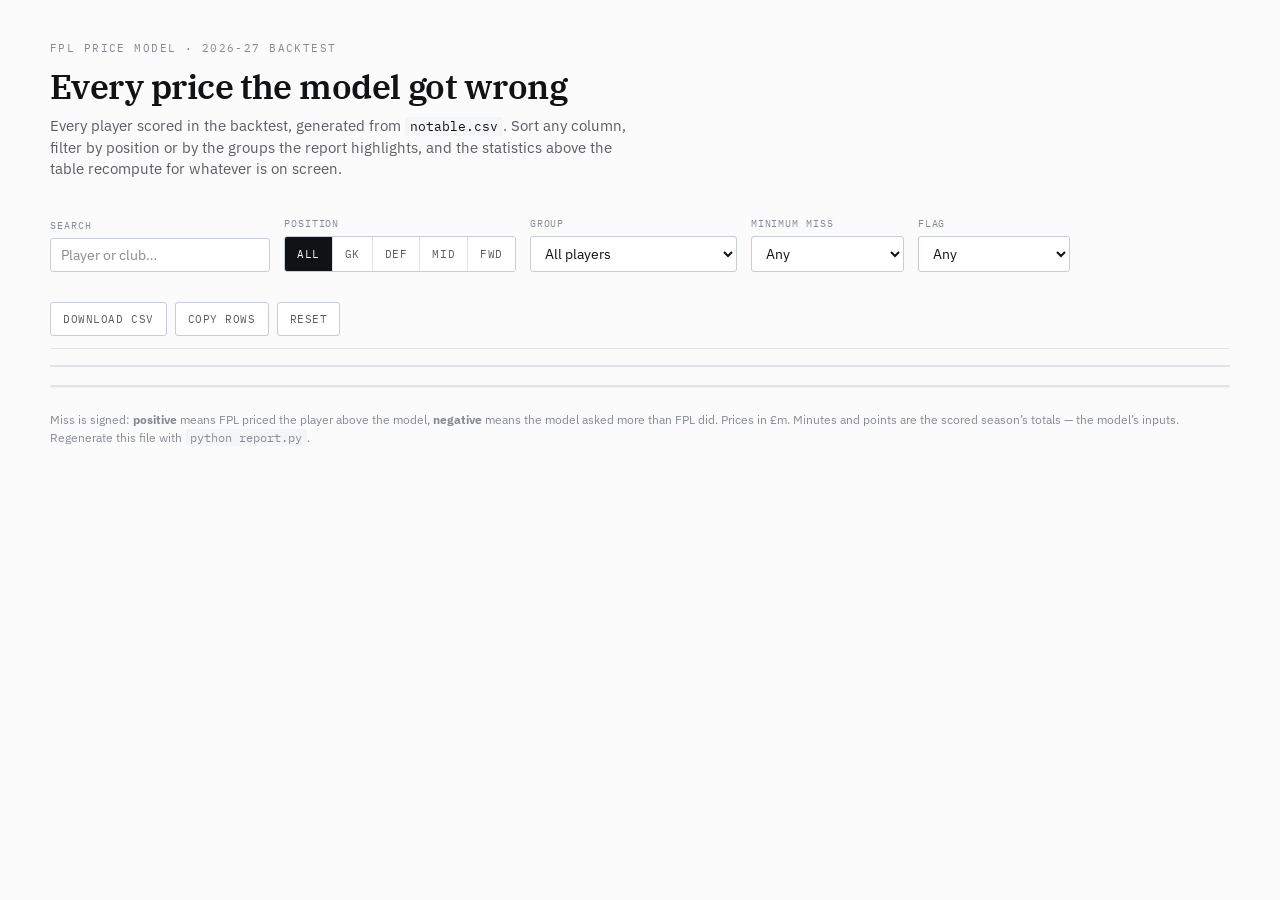
<file: templates/price_table.html>
<!doctype html>
<html lang="en">
<head>
<meta charset="utf-8">
<meta name="viewport" content="width=device-width, initial-scale=1">
<title>FPL Price Miss Explorer</title>
<link rel="preconnect" href="https://fonts.googleapis.com">
<link rel="preconnect" href="https://fonts.gstatic.com" crossorigin>
<link rel="stylesheet" href="https://fonts.googleapis.com/css2?family=IBM+Plex+Mono:wght@400;500;600&family=IBM+Plex+Sans:wght@400;500;600&family=IBM+Plex+Serif:wght@600&display=swap">
<style>
:root {
  color-scheme: light;
  --ground:        #fbfbfc;
  --surface:       #ffffff;
  --surface-sunk:  #f4f5f7;
  --surface-hi:    #eef1f6;
  --line:          #e0e2e7;
  --line-strong:   #c8ccd4;
  --ink:           #111214;
  --ink-2:         #5a5d63;
  --ink-3:         #868b93;
  --accent:        #2a78d6;
  --second:        #eb6834;
  --warm:          #e34948;
  --cool:          #2a78d6;
  --warm-wash:     #fbe9e9;
  --cool-wash:     #e4eefb;
  --shadow:        0 1px 2px rgba(17,18,20,.05), 0 8px 24px -18px rgba(17,18,20,.3);
}
@media (prefers-color-scheme: dark) {
  :root:not([data-theme="light"]) {
    color-scheme: dark;
    --ground:       #17181a;
    --surface:      #1e1f22;
    --surface-sunk: #232529;
    --surface-hi:   #2a2d33;
    --line:         #2e3034;
    --line-strong:  #43464c;
    --ink:          #f2f3f5;
    --ink-2:        #a8acb4;
    --ink-3:        #7d828b;
    --accent:       #3987e5;
    --second:       #d95926;
    --warm:         #e66767;
    --cool:         #3987e5;
    --warm-wash:    #3a2224;
    --cool-wash:    #16263c;
    --shadow:       0 1px 2px rgba(0,0,0,.4), 0 8px 24px -18px rgba(0,0,0,.85);
  }
}
:root[data-theme="dark"] {
  color-scheme: dark;
  --ground:       #17181a;
  --surface:      #1e1f22;
  --surface-sunk: #232529;
  --surface-hi:   #2a2d33;
  --line:         #2e3034;
  --line-strong:  #43464c;
  --ink:          #f2f3f5;
  --ink-2:        #a8acb4;
  --ink-3:        #7d828b;
  --accent:       #3987e5;
  --second:       #d95926;
  --warm:         #e66767;
  --cool:         #3987e5;
  --warm-wash:    #3a2224;
  --cool-wash:    #16263c;
  --shadow:       0 1px 2px rgba(0,0,0,.4), 0 8px 24px -18px rgba(0,0,0,.85);
}

* { box-sizing: border-box; }
img { max-width: 100%; }
[hidden] { display: none !important; }

body {
  background: var(--ground);
  color: var(--ink);
  font-family: "IBM Plex Sans", system-ui, -apple-system, "Segoe UI", sans-serif;
  font-size: 14px;
  line-height: 1.5;
  margin: 0;
  padding-inline: 20px;
  padding-block: 0 56px;
  -webkit-font-smoothing: antialiased;
}
.wrap { max-width: 1180px; margin: 0 auto; }

/* ---------- header ---------- */
header { padding-block: 40px 22px; }
.kicker {
  font-family: "IBM Plex Mono", ui-monospace, monospace;
  font-size: 11px; letter-spacing: .13em; text-transform: uppercase;
  color: var(--ink-3); margin: 0 0 11px;
}
h1 {
  font-family: "IBM Plex Serif", Georgia, serif; font-weight: 600;
  font-size: clamp(25px, 4vw, 34px); line-height: 1.1; letter-spacing: -.016em;
  margin: 0 0 10px; text-wrap: balance;
}
.lede { color: var(--ink-2); max-width: 66ch; margin: 0; font-size: 14.5px; }
.lede code {
  font-family: "IBM Plex Mono", ui-monospace, monospace; font-size: .88em;
  background: var(--surface-sunk); padding: 1px 5px; border-radius: 2px; color: var(--ink);
}

/* ---------- controls ---------- */
.toolbar {
  position: sticky; top: 0; z-index: 20; background: var(--ground);
  padding-block: 14px 12px; border-bottom: 1px solid var(--line);
}
.control-row { display: flex; flex-wrap: wrap; gap: 10px 14px; align-items: flex-end; }
.field { display: flex; flex-direction: column; gap: 5px; }
.field > label {
  font-family: "IBM Plex Mono", ui-monospace, monospace; font-size: 10px;
  letter-spacing: .09em; text-transform: uppercase; color: var(--ink-3);
}
input[type="search"], select {
  font-family: inherit; font-size: 13.5px; color: var(--ink);
  background: var(--surface); border: 1px solid var(--line-strong);
  border-radius: 3px; padding: 7px 10px; min-height: 34px;
}
input[type="search"] { width: 220px; }
input[type="search"]::placeholder { color: var(--ink-3); }
select { min-width: 150px; cursor: pointer; }
.seg { display: inline-flex; border: 1px solid var(--line-strong); border-radius: 3px; overflow: hidden; }
.seg button {
  font-family: "IBM Plex Mono", ui-monospace, monospace; font-size: 11px; letter-spacing: .05em;
  background: var(--surface); color: var(--ink-2); border: 0;
  border-right: 1px solid var(--line); padding: 0 12px; min-height: 34px;
  cursor: pointer; text-transform: uppercase;
}
.seg button:last-child { border-right: 0; }
.seg button:hover { background: var(--surface-sunk); color: var(--ink); }
.seg button[aria-pressed="true"] { background: var(--ink); color: var(--ground); }
.btn {
  font-family: "IBM Plex Mono", ui-monospace, monospace; font-size: 11px;
  letter-spacing: .05em; text-transform: uppercase; cursor: pointer;
  background: var(--surface); color: var(--ink-2); border: 1px solid var(--line-strong);
  border-radius: 3px; padding: 0 12px; min-height: 34px;
}
.btn:hover { background: var(--surface-sunk); color: var(--ink); }
.btn[disabled] { opacity: .45; cursor: default; }
button:focus-visible, input:focus-visible, select:focus-visible, th:focus-visible {
  outline: 2px solid var(--accent); outline-offset: 2px;
}
.spacer { flex: 1 1 auto; }
#copy-status {
  font-family: "IBM Plex Mono", ui-monospace, monospace; font-size: 11px;
  color: var(--ink-3); min-width: 1px;
}

/* ---------- summary ---------- */
.summary {
  display: grid; grid-template-columns: repeat(6, 1fr); gap: 1px;
  background: var(--line); border: 1px solid var(--line); margin-top: 16px;
}
.stat { background: var(--surface); padding: 11px 13px 10px; }
.stat-label {
  font-family: "IBM Plex Mono", ui-monospace, monospace; font-size: 9.5px;
  letter-spacing: .09em; text-transform: uppercase; color: var(--ink-3); margin: 0 0 6px;
}
.stat-value {
  font-family: "IBM Plex Mono", ui-monospace, monospace; font-size: 19px;
  font-weight: 500; line-height: 1; letter-spacing: -.02em; font-variant-numeric: tabular-nums;
}
.stat-value.warm { color: var(--warm); }
.stat-value.cool { color: var(--cool); }

/* ---------- table ---------- */
/* The wrapper is deliberately a scroll container on BOTH axes. Setting only
   overflow-x makes the browser compute overflow-y to auto anyway, and a
   sticky thead then pins to this element rather than the viewport — which
   leaves the header floating in the middle of the page. Owning the vertical
   scroll here instead means the header sticks to the top of this panel,
   which is what it should do. */
.table-wrap {
  margin-top: 18px; border: 1px solid var(--line); border-radius: 3px;
  background: var(--surface); box-shadow: var(--shadow);
  overflow: auto; max-height: min(74vh, 920px); overscroll-behavior: contain;
}
table { border-collapse: separate; border-spacing: 0; width: 100%; font-size: 13px;
  font-variant-numeric: tabular-nums; }
thead th {
  position: sticky; top: 0; z-index: 10; background: var(--surface-sunk);
  font-family: "IBM Plex Mono", ui-monospace, monospace; font-size: 10px;
  font-weight: 500; letter-spacing: .07em; text-transform: uppercase; color: var(--ink-3);
  text-align: right; white-space: nowrap; padding: 10px 11px;
  cursor: pointer; user-select: none;
  /* A sticky cell does not carry its own border reliably once it detaches,
     so the rule under the header is drawn as a shadow instead. */
  box-shadow: inset 0 -1px 0 var(--line-strong);
}
thead th:first-child, tbody td:first-child { text-align: left; }
thead th:last-child, tbody td:last-child { text-align: left; cursor: default; }
thead th:hover { color: var(--ink); background: var(--surface-hi); }
thead th .arrow { opacity: 0; margin-left: 4px; }
thead th[aria-sort] { color: var(--ink); }
thead th[aria-sort] .arrow { opacity: 1; }
tbody td { padding: 7px 11px; text-align: right; white-space: nowrap;
  border-bottom: 1px solid var(--line); font-family: "IBM Plex Mono", ui-monospace, monospace; }
tbody td:first-child { font-family: "IBM Plex Sans", sans-serif; font-weight: 500; }
tbody td.club, tbody td.flags { font-family: "IBM Plex Sans", sans-serif; }
tbody tr:hover td { background: var(--surface-sunk); }
tbody tr:last-child td { border-bottom: 0; }
.miss { font-weight: 600; padding-inline: 8px; border-radius: 2px; }
.miss.warm { color: var(--warm); background: var(--warm-wash); }
.miss.cool { color: var(--cool); background: var(--cool-wash); }
.miss.flat { color: var(--ink-3); }
.pos {
  font-size: 10.5px; letter-spacing: .06em; color: var(--ink-2);
  border: 1px solid var(--line-strong); border-radius: 2px; padding: 1px 5px;
}
.pill {
  display: inline-block; font-family: "IBM Plex Mono", ui-monospace, monospace;
  font-size: 9.5px; letter-spacing: .05em; text-transform: uppercase;
  padding: 1.5px 5px; border-radius: 2px; border: 1px solid var(--line-strong);
  color: var(--ink-2); background: var(--surface-sunk); margin-right: 3px;
}
.pill.alert { border-color: var(--warm); color: var(--warm); background: transparent; }
.dim { color: var(--ink-3); }
.empty { padding: 46px 20px; text-align: center; color: var(--ink-3); }
.empty strong { display: block; color: var(--ink-2); margin-bottom: 5px; font-size: 15px; }
.sr-only { position: absolute; width: 1px; height: 1px; overflow: hidden; clip: rect(0 0 0 0); }

footer { margin-top: 24px; font-size: 12px; color: var(--ink-3); }
footer code { font-family: "IBM Plex Mono", ui-monospace, monospace;
  background: var(--surface-sunk); padding: 1px 5px; border-radius: 2px; }

@media (max-width: 900px) {
  .summary { grid-template-columns: repeat(3, 1fr); }
  /* The toolbar wraps to several rows at this width and would eat most of a
     short viewport, so it scrolls away and the table panel takes the height. */
  .toolbar { position: static; }
  .table-wrap { max-height: min(78vh, 920px); }
}
@media (max-width: 520px) {
  .summary { grid-template-columns: repeat(2, 1fr); }
  input[type="search"] { width: 100%; }
  .field { flex: 1 1 100%; }
}
@media (prefers-reduced-motion: reduce) { * { transition: none !important; } }
</style>
</head>
<body>

<div class="wrap">

<header>
  <p class="kicker">FPL price model &middot; <span id="season-label">2026-27</span> backtest</p>
  <h1>Every price the model got wrong</h1>
  <p class="lede">
    Every player scored in the backtest, generated from <code id="source-label">notable.csv</code>.
    Sort any column, filter by position or by the groups the report highlights, and the statistics
    above the table recompute for whatever is on screen.
  </p>
</header>

<div class="toolbar">
  <div class="control-row">
    <div class="field">
      <label for="q">Search</label>
      <input type="search" id="q" placeholder="Player or club&hellip;" autocomplete="off">
    </div>
    <div class="field">
      <label id="pos-label">Position</label>
      <div class="seg" role="group" aria-labelledby="pos-label" id="pos">
        <button type="button" data-v="ALL" aria-pressed="true">All</button>
        <button type="button" data-v="GK" aria-pressed="false">GK</button>
        <button type="button" data-v="DEF" aria-pressed="false">DEF</button>
        <button type="button" data-v="MID" aria-pressed="false">MID</button>
        <button type="button" data-v="FWD" aria-pressed="false">FWD</button>
      </div>
    </div>
    <div class="field">
      <label for="group">Group</label>
      <select id="group">
        <option value="">All players</option>
        <option value="over">Biggest over-predictions</option>
        <option value="under">Biggest under-predictions</option>
        <option value="repositioned">Reclassified by FPL</option>
        <option value="missed interval">Missed the interval</option>
        <option value="best call">Best calls</option>
      </select>
    </div>
    <div class="field">
      <label for="miss">Minimum miss</label>
      <select id="miss">
        <option value="0">Any</option>
        <option value="0.25">&plusmn; &pound;0.25m or more</option>
        <option value="0.5">&plusmn; &pound;0.50m or more</option>
        <option value="0.75">&plusmn; &pound;0.75m or more</option>
        <option value="1">&plusmn; &pound;1.00m or more</option>
      </select>
    </div>
    <div class="field">
      <label for="flag">Flag</label>
      <select id="flag">
        <option value="">Any</option>
        <option value="outside interval">Outside interval</option>
        <option value="moved club">Moved club</option>
        <option value="-&gt;">Changed position</option>
        <option value="none">No flags</option>
      </select>
    </div>
    <div class="spacer"></div>
    <div class="field">
      <label>&nbsp;</label>
      <div style="display:flex; gap:8px; align-items:center">
        <button type="button" class="btn" id="download">Download CSV</button>
        <button type="button" class="btn" id="copy">Copy rows</button>
        <button type="button" class="btn" id="reset">Reset</button>
        <span id="copy-status" role="status" aria-live="polite"></span>
      </div>
    </div>
  </div>
</div>

<div class="summary" id="summary"></div>

<div class="table-wrap">
  <table id="tbl">
    <caption class="sr-only">Predicted against actual starting prices</caption>
    <thead id="thead"></thead>
    <tbody id="tbody"></tbody>
  </table>
  <div class="empty" id="empty" hidden>
    <strong>Nothing matches those filters.</strong>
    Try clearing the search box or widening the minimum miss.
  </div>
</div>

<footer>
  <p>Miss is signed: <strong>positive</strong> means FPL priced the player above the model,
    <strong>negative</strong> means the model asked more than FPL did. Prices in &pound;m.
    Minutes and points are the scored season&rsquo;s totals &mdash; the model&rsquo;s inputs.
    Regenerate this file with <code>python report.py</code>.</p>
</footer>

</div>

<script>
window.__TABLE = /*__DATA__*/;
</script>
<script>
(function () {
  "use strict";
  const T = window.__TABLE;
  if (!T) return;

  const I = { NAME: 0, CLUB: 1, POS: 2, MINS: 3, PTS: 4, START: 5, PRED: 6, ACT: 7, MISS: 8, FLAGS: 9, GROUPS: 10 };
  const COLS = [
    { key: I.NAME,  label: "Player",    type: "text" },
    { key: I.CLUB,  label: "Club",      type: "text" },
    { key: I.POS,   label: "Pos",       type: "text" },
    { key: I.MINS,  label: "Mins",      type: "num" },
    { key: I.PTS,   label: "Pts",       type: "num" },
    { key: I.START, label: "Prev",      type: "num" },
    { key: I.PRED,  label: "Predicted", type: "num" },
    { key: I.ACT,   label: "Actual",    type: "num" },
    { key: I.MISS,  label: "Miss",      type: "num" },
    { key: I.FLAGS, label: "Flags",     type: "none" }
  ];

  document.getElementById("season-label").textContent = T.season;
  document.getElementById("source-label").textContent = T.source;
  COLS[I.START].label = T.prevSeasonLabel || "Prev";

  const rows = T.rows;
  const money = v => "£" + v.toFixed(2);
  const signed = v => (v > 0 ? "+" : v < 0 ? "−" : "") + Math.abs(v).toFixed(2);
  const esc = s => String(s).replace(/[&<>"]/g, c =>
    ({ "&": "&amp;", "<": "&lt;", ">": "&gt;", '"': "&quot;" }[c]));

  const state = { q: "", pos: "ALL", group: "", miss: 0, flag: "", sort: I.MISS, dir: "desc" };

  /* ---------- header ---------- */
  const thead = document.getElementById("thead");
  thead.innerHTML = "<tr>" + COLS.map((c, i) =>
    '<th scope="col" data-i="' + i + '"' +
    (c.type === "none" ? "" : ' tabindex="0" role="button"') +
    ">" + c.label + '<span class="arrow">↓</span></th>').join("") + "</tr>";

  function headerSort(e) {
    const th = e.target.closest("th");
    if (!th) return;
    const col = COLS[+th.dataset.i];
    if (!col || col.type === "none") return;
    if (state.sort === col.key) {
      state.dir = state.dir === "desc" ? "asc" : "desc";
    } else {
      state.sort = col.key;
      state.dir = col.type === "num" ? "desc" : "asc";
    }
    render();
  }
  thead.addEventListener("click", headerSort);
  thead.addEventListener("keydown", e => {
    if (e.key === "Enter" || e.key === " ") { e.preventDefault(); headerSort(e); }
  });

  /* ---------- filtering ---------- */
  function filtered() {
    const q = state.q.trim().toLowerCase();
    return rows.filter(r => {
      if (q && !(r[I.NAME].toLowerCase().includes(q) || r[I.CLUB].toLowerCase().includes(q)))
        return false;
      if (state.pos !== "ALL" && r[I.POS] !== state.pos) return false;
      if (state.group && r[I.GROUPS].indexOf(state.group) === -1) return false;
      if (state.miss && Math.abs(r[I.MISS]) < state.miss) return false;
      if (state.flag === "none") { if (r[I.FLAGS].length) return false; }
      else if (state.flag === "->") {
        if (!r[I.FLAGS].some(f => f.indexOf("->") !== -1)) return false;
      } else if (state.flag) {
        if (r[I.FLAGS].indexOf(state.flag) === -1) return false;
      }
      return true;
    });
  }

  function sorted(list) {
    const k = state.sort, mul = state.dir === "asc" ? 1 : -1;
    const isText = typeof rows[0][k] === "string";
    return list.slice().sort((a, b) => {
      // Miss sorts by magnitude, so "biggest miss" works in one click either way.
      if (k === I.MISS) return (Math.abs(a[k]) - Math.abs(b[k])) * mul;
      if (isText) return a[k].localeCompare(b[k]) * mul;
      return (a[k] - b[k]) * mul;
    });
  }

  /* ---------- summary ---------- */
  function summarise(list) {
    const host = document.getElementById("summary");
    if (!list.length) {
      host.innerHTML = '<div class="stat"><p class="stat-label">Players</p>' +
        '<div class="stat-value">0</div></div>';
      return;
    }
    const n = list.length;
    const errs = list.map(r => r[I.MISS]);
    const rmse = Math.sqrt(errs.reduce((s, e) => s + e * e, 0) / n);
    const mae = errs.reduce((s, e) => s + Math.abs(e), 0) / n;
    const bias = errs.reduce((s, e) => s + e, 0) / n;
    const within = errs.filter(e => Math.abs(e) <= 0.25).length / n;
    const naive = Math.sqrt(list.reduce((s, r) =>
      s + Math.pow(r[I.START] - r[I.ACT], 2), 0) / n);
    const gain = naive ? 1 - rmse / naive : 0;

    host.innerHTML = [
      { l: "Players shown", v: n + (n === rows.length ? "" : " / " + rows.length), c: "" },
      { l: "RMSE", v: "£" + rmse.toFixed(3) + "m", c: "" },
      { l: "Mean miss", v: "£" + mae.toFixed(3) + "m", c: "" },
      { l: "Bias", v: signed(bias), c: bias > 0.02 ? "warm" : bias < -0.02 ? "cool" : "" },
      { l: "Within £0.25m", v: (within * 100).toFixed(1) + "%", c: "" },
      { l: "vs carry-forward", v: (gain * 100).toFixed(1) + "%", c: gain > 0 ? "cool" : "warm" }
    ].map(s => '<div class="stat"><p class="stat-label">' + s.l + "</p>" +
      '<div class="stat-value ' + s.c + '">' + s.v + "</div></div>").join("");
  }

  /* ---------- render ---------- */
  let visible = [];
  function render() {
    const list = sorted(filtered());
    visible = list;
    summarise(list);

    document.querySelectorAll("#thead th").forEach(th => {
      const col = COLS[+th.dataset.i];
      if (col && col.key === state.sort && col.type !== "none") {
        th.setAttribute("aria-sort", state.dir === "asc" ? "ascending" : "descending");
        th.querySelector(".arrow").textContent = state.dir === "asc" ? "↑" : "↓";
      } else {
        th.removeAttribute("aria-sort");
      }
    });

    const tbody = document.getElementById("tbody");
    document.getElementById("empty").hidden = list.length > 0;
    tbody.innerHTML = list.map(r => {
      const m = r[I.MISS];
      const cls = Math.abs(m) <= 0.25 ? "flat" : m > 0 ? "warm" : "cool";
      const flags = r[I.FLAGS].length
        ? r[I.FLAGS].map(f => '<span class="pill' +
            (f === "moved club" ? "" : " alert") + '">' + esc(f) + "</span>").join("")
        : '<span class="dim">—</span>';
      return "<tr>" +
        "<td>" + esc(r[I.NAME]) + "</td>" +
        '<td class="club">' + esc(r[I.CLUB]) + "</td>" +
        '<td><span class="pos">' + r[I.POS] + "</span></td>" +
        "<td>" + r[I.MINS].toLocaleString("en-GB") + "</td>" +
        "<td>" + r[I.PTS] + "</td>" +
        '<td class="dim">' + money(r[I.START]) + "</td>" +
        "<td>" + money(r[I.PRED]) + "</td>" +
        "<td>" + money(r[I.ACT]) + "</td>" +
        '<td><span class="miss ' + cls + '">' + signed(m) + "</span></td>" +
        '<td class="flags">' + flags + "</td>" +
      "</tr>";
    }).join("");
  }

  /* ---------- controls ---------- */
  const q = document.getElementById("q");
  q.addEventListener("input", () => { state.q = q.value; render(); });
  document.getElementById("pos").addEventListener("click", e => {
    const b = e.target.closest("button");
    if (!b) return;
    state.pos = b.dataset.v;
    b.parentElement.querySelectorAll("button").forEach(x =>
      x.setAttribute("aria-pressed", String(x === b)));
    render();
  });
  const group = document.getElementById("group");
  group.addEventListener("change", () => { state.group = group.value; render(); });
  const miss = document.getElementById("miss");
  miss.addEventListener("change", () => { state.miss = parseFloat(miss.value); render(); });
  const flag = document.getElementById("flag");
  flag.addEventListener("change", () => { state.flag = flag.value; render(); });

  document.getElementById("reset").addEventListener("click", () => {
    state.q = ""; state.pos = "ALL"; state.group = ""; state.miss = 0; state.flag = "";
    state.sort = I.MISS; state.dir = "desc";
    q.value = ""; group.value = ""; miss.value = "0"; flag.value = "";
    document.querySelectorAll("#pos button").forEach(b =>
      b.setAttribute("aria-pressed", String(b.dataset.v === "ALL")));
    render();
  });

  /* ---------- export ---------- */
  const status = document.getElementById("copy-status");
  function say(msg) {
    status.textContent = msg;
    window.setTimeout(() => { status.textContent = ""; }, 2600);
  }
  function tabular(sep, quote) {
    const cell = v => {
      const s = String(v);
      return quote && /[",\n]/.test(s) ? '"' + s.replace(/"/g, '""') + '"' : s;
    };
    const header = COLS.map(c => cell(c.label)).join(sep);
    const body = visible.map(r => [
      r[I.NAME], r[I.CLUB], r[I.POS], r[I.MINS], r[I.PTS],
      r[I.START].toFixed(2), r[I.PRED].toFixed(2), r[I.ACT].toFixed(2),
      r[I.MISS].toFixed(2), r[I.FLAGS].join("; ")
    ].map(cell).join(sep)).join("\n");
    return header + "\n" + body;
  }

  document.getElementById("download").addEventListener("click", () => {
    if (!visible.length) { say("nothing to export"); return; }
    // A BOM keeps Excel on Windows from mangling the accented names.
    const blob = new Blob(["﻿" + tabular(",", true)],
      { type: "text/csv;charset=utf-8" });
    const url = URL.createObjectURL(blob);
    const a = document.createElement("a");
    a.href = url;
    a.download = "price_misses_" + T.season.replace("-", "_") + "_filtered.csv";
    document.body.appendChild(a);
    a.click();
    document.body.removeChild(a);
    window.setTimeout(() => URL.revokeObjectURL(url), 1000);
    say(visible.length + " rows downloaded");
  });

  document.getElementById("copy").addEventListener("click", async () => {
    if (!visible.length) { say("nothing to copy"); return; }
    const text = tabular("\t", false);
    try {
      await navigator.clipboard.writeText(text);
      say(visible.length + " rows copied");
      return;
    } catch (err) { /* fall through to the legacy path */ }
    try {
      const ta = document.createElement("textarea");
      ta.value = text;
      ta.setAttribute("readonly", "");
      ta.style.cssText = "position:fixed;top:0;left:0;opacity:0";
      document.body.appendChild(ta);
      ta.select();
      const ok = document.execCommand("copy");
      document.body.removeChild(ta);
      say(ok ? visible.length + " rows copied" : "copy blocked by the browser");
    } catch (err) {
      say("copy blocked by the browser");
    }
  });

  render();
})();
</script>
</body>
</html>
</file>
